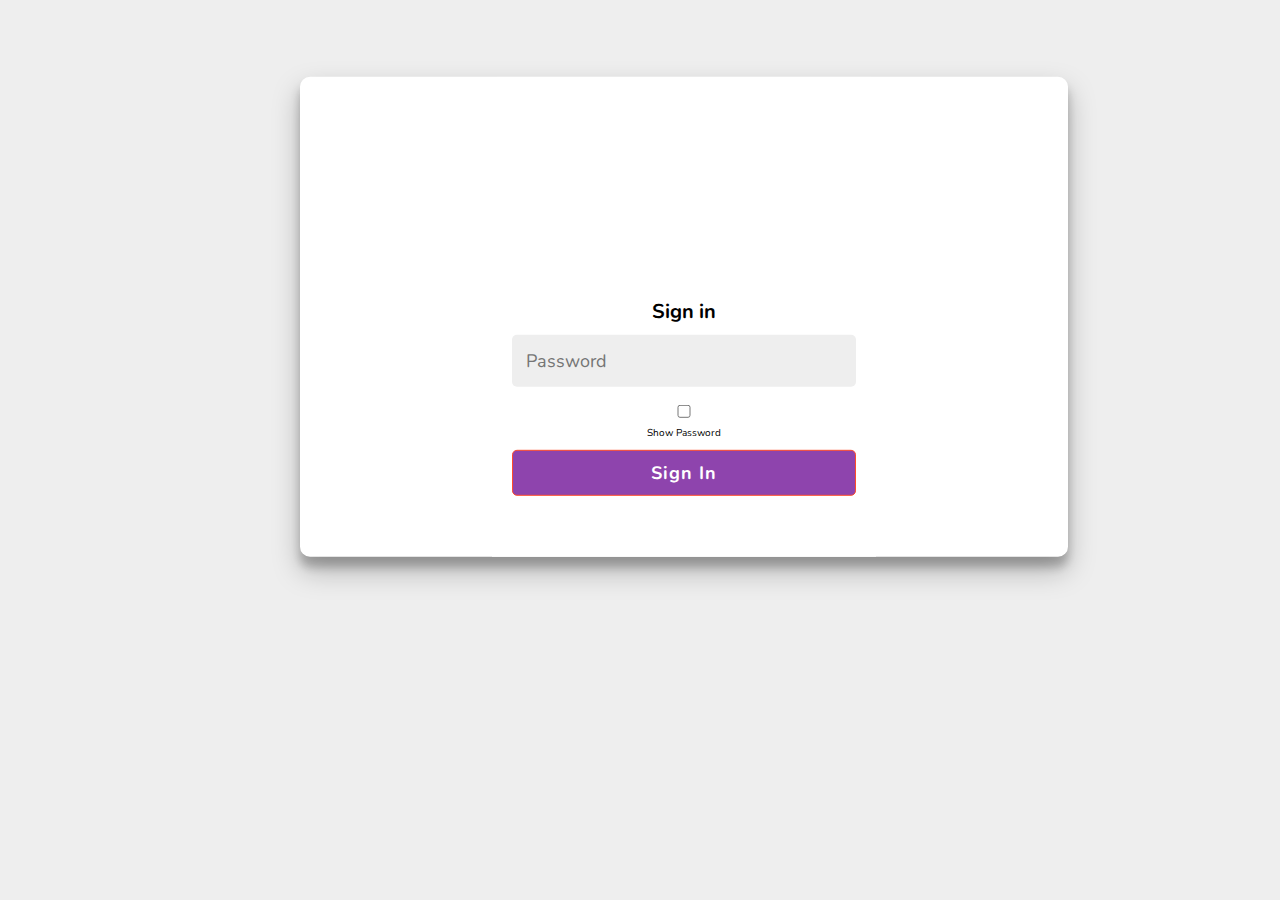
<file: index.html>
<!DOCTYPE html>
<html lang="en">
<head>
   <meta charset="UTF-8">
   <meta name="viewport" content="width=device-width, initial-scale=1.0">
   <title>Document</title>
   <link rel="stylesheet" href="css/style.css">
</head>
<body>
   <div class="container" id="container">
      <div class="form-container sign-up-container">
      </div>
      <div class="form-container sign-in-container">
         <form action="#" method="post" enctype="multipart/form-data" onsubmit="return validateForm()">
            <h1>Sign in</h1>
            <div class="social-container">
               <a href="#" class="social"><i class="fab fa-facebook-f"></i></a>
               <a href="#" class="social"><i class="fab fa-google-plus-g"></i></a>
               <a href="#" class="social"><i class="fab fa-linkedin-in"></i></a>
            </div>
            <input type="password" id="password" placeholder="Password" required maxlength="20" class="box" />
            <input type="checkbox" id="showPassword" onclick="togglePasswordVisibility()"> Show Password
            <button type="button" name="submit" class="btn" onclick="login()">Sign In</button>
            <p id="error-message" style="color: red;"></p>
         </form>
      </div>
   </div>
   <script src="script.js"></script>
</file>
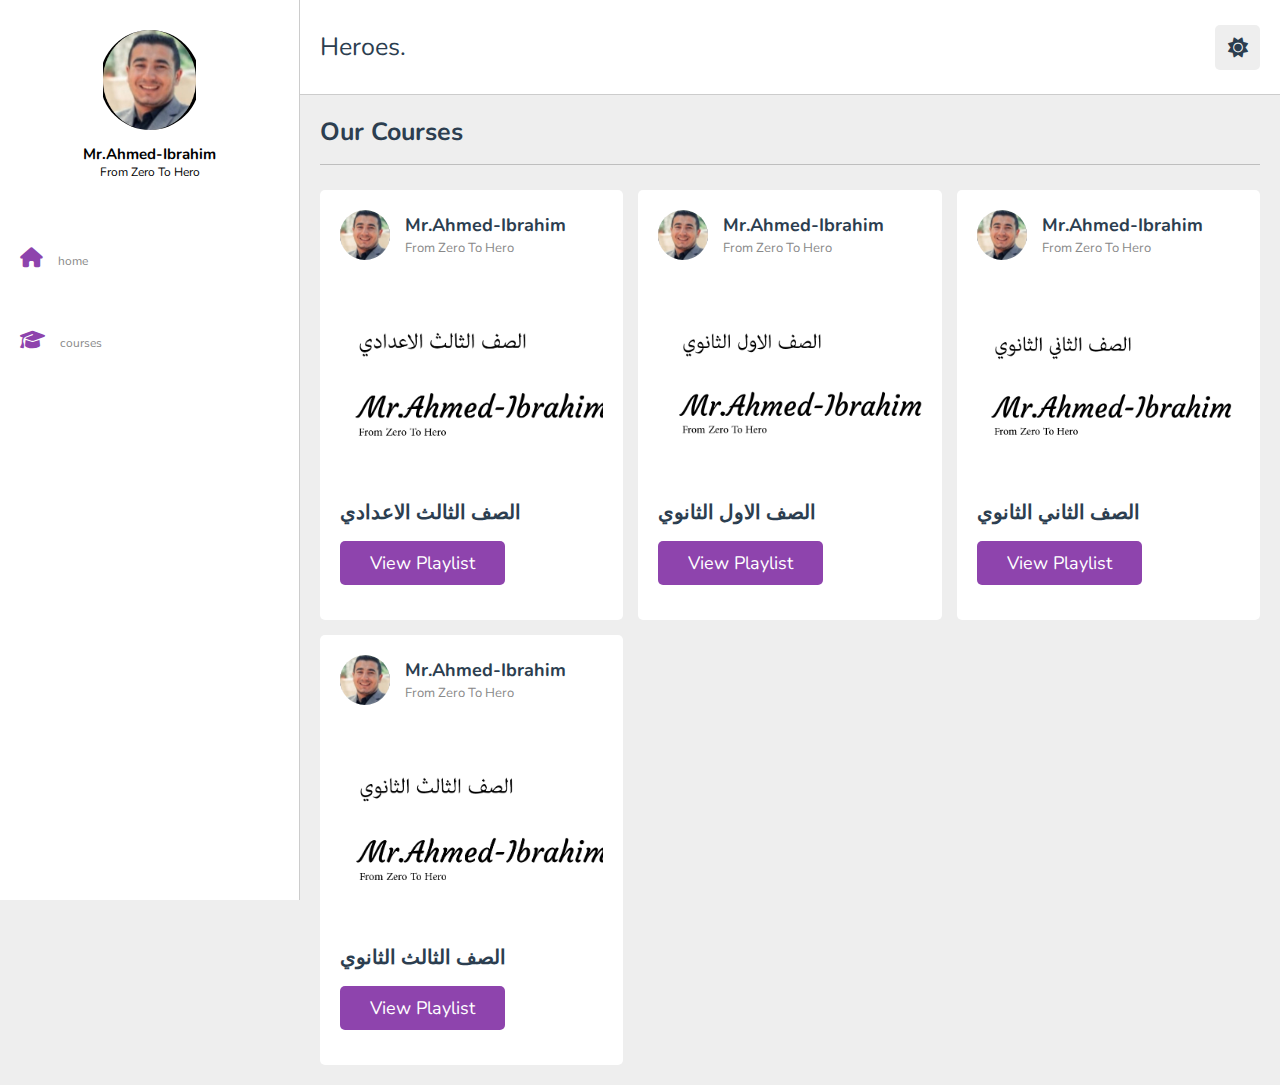
<file: courses.html>
<!DOCTYPE html>
<html lang="en">
<head>
   <meta charset="UTF-8">
   <meta http-equiv="X-UA-Compatible" content="IE=edge">
   <meta name="viewport" content="width=device-width, initial-scale=1.0">
   <title>courses</title>

   <!-- font awesome cdn link  -->
   <link rel="stylesheet" href="https://cdnjs.cloudflare.com/ajax/libs/font-awesome/6.1.2/css/all.min.css">

   <!-- custom css file link  -->
   <link rel="stylesheet" href="css/style.css">

</head>
<body>

<header class="header">
   
   <section class="flex">

      <a href="first_look.html" class="logo">Heroes.</a>


      </form>

      <div class="icons">
         <div id="toggle-btn" class="fas fa-sun"></div>
      </div>

   </section>

</header>   

<div class="side-bar">

   <div id="close-btn">
      <i class="fas fa-times"></i>
   </div>

   <div class="profile">
      <img src="images/Mr.jpg" class="image" alt="">
      <h2>Mr.Ahmed-Ibrahim</h2>
      <span>From Zero To Hero</span>
   </div>

   <nav class="navbar">
      <a href="first_look.html"><i class="fas fa-home"></i><span>home</span></a>
      <a href="courses.html"><i class="fas fa-graduation-cap"></i><span>courses</span></a>
   </nav>

</div>

<section class="courses">

   <h1 class="heading">our courses</h1>

   <div class="box-container">

      <div class="box">
         <div class="tutor">
            <img src="images/Mr.jpg" alt="">
            <div class="info">
               <h3>Mr.Ahmed-Ibrahim</h3>
               <span>From Zero To Hero</span>
            </div>
         </div>
         <div class="thumb">
            <img src="images/3prep.png" alt="">
         </div>
         <h3 class="title">الصف الثالث الاعدادي</h3>
         <a href="playlist.html" class="inline-btn">view playlist</a>
      </div>

      <div class="box">
         <div class="tutor">
            <img src="images/Mr.jpg" alt="">
            <div class="info">
               <h3>Mr.Ahmed-Ibrahim</h3>
               <span>From Zero To Hero</span>
            </div>
         </div>
         <div class="thumb">
            <img src="images/1sec.png" alt="">
         </div>
         <h3 class="title">الصف الاول الثانوي</h3>
         <a href="playlist.html" class="inline-btn">view playlist</a>
      </div>

      <div class="box">
         <div class="tutor">
            <img src="images/Mr.jpg" alt="">
            <div class="info">
               <h3>Mr.Ahmed-Ibrahim</h3>
               <span>From Zero To Hero</span>
            </div>
         </div>
         <div class="thumb">
            <img src="images/2sec.png" alt="">
         </div>
         <h3 class="title">الصف الثاني الثانوي</h3>
         <a href="playlist.html" class="inline-btn">view playlist</a>
      </div>


      <div class="box">
        <div class="tutor">
           <img src="images/Mr.jpg" alt="">
           <div class="info">
              <h3>Mr.Ahmed-Ibrahim</h3>
              <span>From Zero To Hero</span>
           </div>
        </div>
        <div class="thumb">
           <img src="images/3sec.png" alt="">
        </div>
        <h3 class="title">الصف الثالث الثانوي</h3>
        <a href="playlist.html" class="inline-btn">view playlist</a>
     </div>

<script src="script.js"></script>

</body>
</html>
</file>
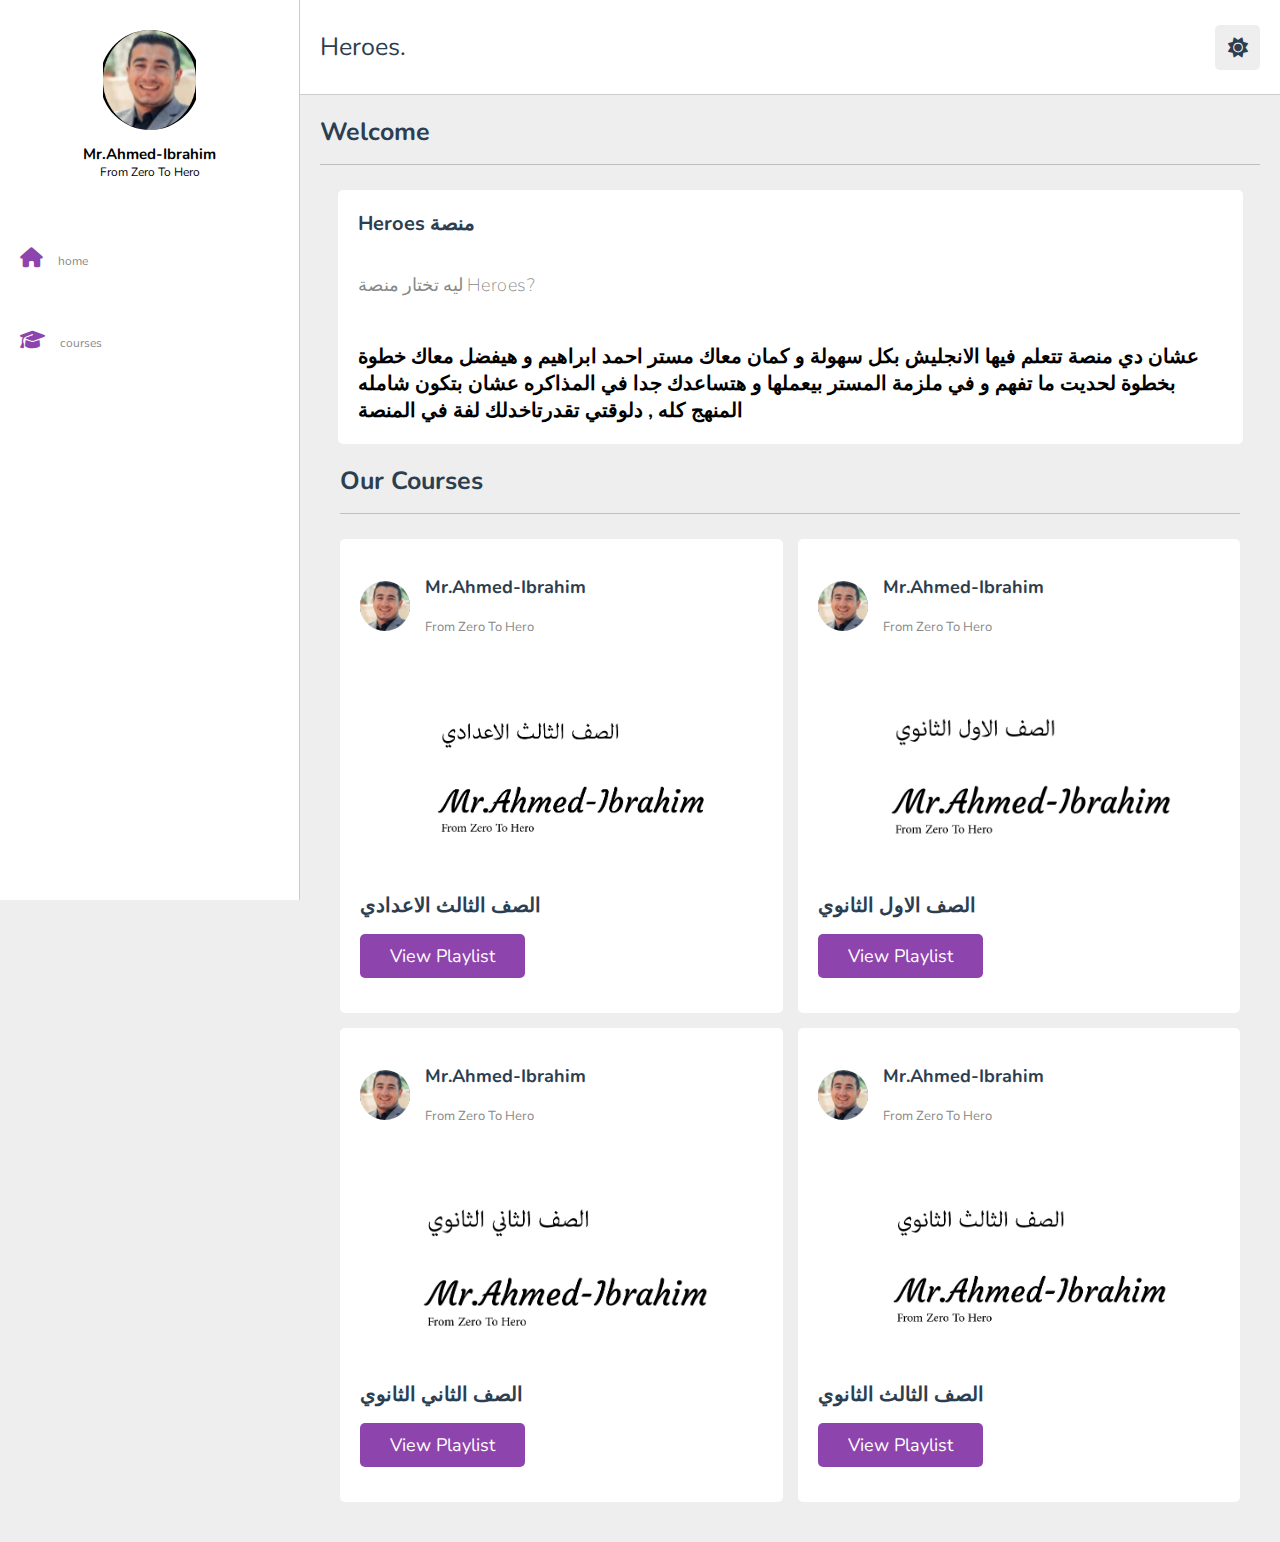
<file: first_look.html>
<!DOCTYPE html>
<html lang="en">
<head>
   <meta charset="UTF-8">
   <meta http-equiv="X-UA-Compatible" content="IE=edge">
   <meta name="viewport" content="width=device-width, initial-scale=1.0">
   <title>home</title>

   <link rel="stylesheet" href="https://cdnjs.cloudflare.com/ajax/libs/font-awesome/6.1.2/css/all.min.css">

   <link rel="stylesheet" href="css/style.css">

</head>
<body>

<header class="header">
   
   <section class="flex">

      <a href="home.html" class="logo">Heroes.</a>

      </form>

      <div class="icons">
         <div id="toggle-btn" class="fas fa-sun"></div>
      </div>

            
         </div>
      </div>
</header>   

<div class="side-bar">

   <div id="close-btn">
      <i class="fas fa-times"></i>
   </div>

   <div class="profile">
      <img src="images/Mr.jpg" class="image" alt="">
      <h2>Mr.Ahmed-Ibrahim</h2>
      <span>From Zero To Hero</span>
   </div>

   <nav class="navbar">
      <a href="first_look.html"><i class="fas fa-home"></i><span>home</span></a>
      <a href="courses.html"><i class="fas fa-graduation-cap"></i><span>courses</span></a>
   </nav>

</div>

<section class="home-grid">

   <h1 class="heading">Welcome</h1>
   <div class="box-container">
       <div class="box">
        <h3 class="title">Heroes منصة </h3>
        <p class="tutor">ليه تختار منصة Heroes?</p>
        <h1>عشان دي منصة تتعلم فيها الانجليش بكل سهولة و كمان معاك مستر احمد ابراهيم و هيفضل معاك خطوة بخطوة لحديت ما تفهم و في ملزمة المستر بيعملها و هتساعدك جدا  في المذاكره عشان بتكون شامله المنهج كله , دلوقتي تقدرتاخدلك لفة في المنصة</h1>
     </div>
</div>

<section class="courses">

   <h1 class="heading">our courses</h1>

   <div class="box-container">

      <div class="box">
         <div class="tutor">
            <img src="images/Mr.jpg" alt="">
            <div class="info">
               <h3>Mr.Ahmed-Ibrahim</h3>
               <span>From Zero To Hero</span>
            </div>
         </div>
         <div class="thumb">
            <img src="images/3prep.png" alt="">
         </div>
         <h3 class="title">الصف الثالث الاعدادي</h3>
         <a href="playlist-3-prep.html" class="inline-btn">view playlist</a>
      </div>

      <div class="box">
         <div class="tutor">
            <img src="images/Mr.jpg" alt="">
            <div class="info">
               <h3>Mr.Ahmed-Ibrahim</h3>
               <span>From Zero To Hero</span>
            </div>
         </div>
         <div class="thumb">
            <img src="images/1sec.png" alt="">
         </div>
         <h3 class="title">الصف الاول الثانوي</h3>
         <a href="playlist-1-sec-.html" class="inline-btn">view playlist</a>
      </div>

      <div class="box">
         <div class="tutor">
            <img src="images/Mr.jpg" alt="">
            <div class="info">
               <h3>Mr.Ahmed-Ibrahim</h3>
               <span>From Zero To Hero</span>
            </div>
         </div>
         <div class="thumb">
            <img src="images/2sec.png" alt="">
         </div>
         <h3 class="title">الصف الثاني الثانوي</h3>
         <a href="playlist-2-sec-.html" class="inline-btn">view playlist</a>
      </div>


      <div class="box">
        <div class="tutor">
           <img src="images/Mr.jpg" alt="">
           <div class="info">
              <h3>Mr.Ahmed-Ibrahim</h3>
              <span>From Zero To Hero</span>
           </div>
        </div>
        <div class="thumb">
           <img src="images/3sec.png" alt="">
        </div>
        <h3 class="title">الصف الثالث الثانوي</h3>
        <a href="playlist-3-sec-.html" class="inline-btn">view playlist</a>
     </div>

</section>
<script src="script.js"></script>

</body>
</html>
</file>
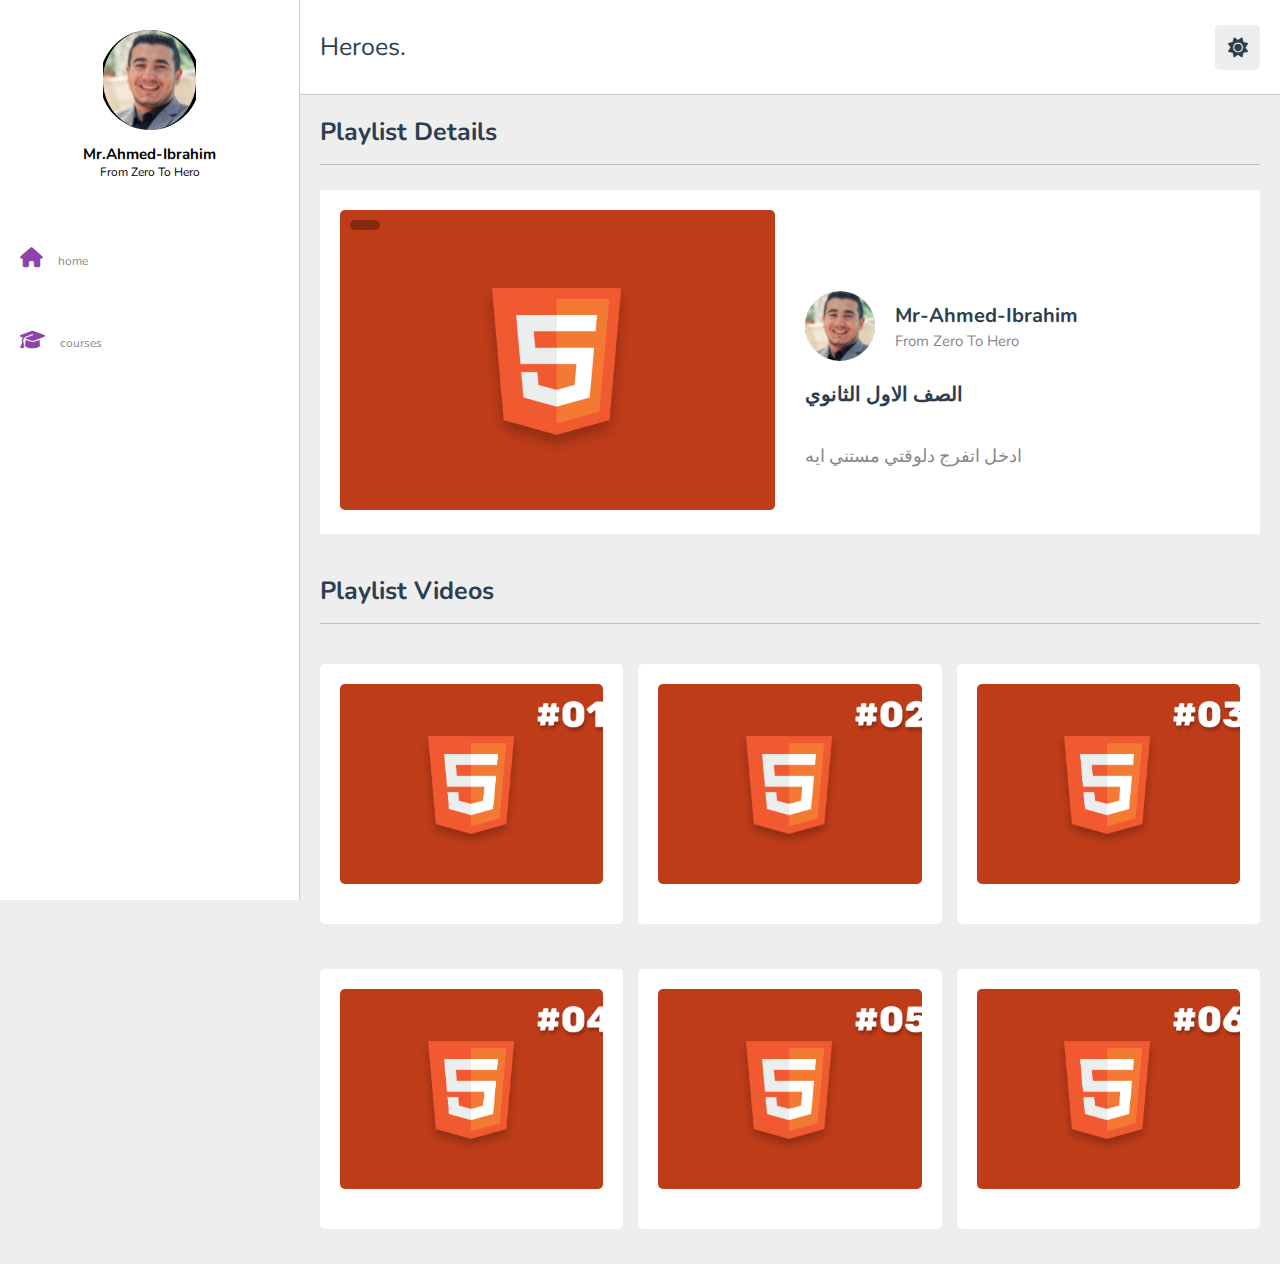
<file: playlist-1-sec-.html>
<!DOCTYPE html>
<html lang="en">
<head>
   <meta charset="UTF-8">
   <meta http-equiv="X-UA-Compatible" content="IE=edge">
   <meta name="viewport" content="width=device-width, initial-scale=1.0">
   <title>video playlist</title>

   <!-- font awesome cdn link  -->
   <link rel="stylesheet" href="https://cdnjs.cloudflare.com/ajax/libs/font-awesome/6.1.2/css/all.min.css">

   <!-- custom css file link  -->
   <link rel="stylesheet" href="css/style.css">

</head>
<body>

<header class="header">
   
   <section class="flex">

      <a href="first_look.html" class="logo">Heroes.</a>
      </form>

      <div class="icons">
         <div id="toggle-btn" class="fas fa-sun"></div>
      </div>

   </section>

</header>   

<div class="side-bar">

   <div id="close-btn">
      <i class="fas fa-times"></i>
   </div>

   <div class="profile">
      <img src="images/Mr.jpg" class="image" alt="">
      <h2>Mr.Ahmed-Ibrahim</h2>
      <span>From Zero To Hero</span>
   </div>

   <nav class="navbar">
      <a href="first_look.html"><i class="fas fa-home"></i><span>home</span></a>
      <a href="courses.html"><i class="fas fa-graduation-cap"></i><span>courses</span></a>
   </nav>

</div>

<section class="playlist-details">

   <h1 class="heading">playlist details</h1>

   <div class="row">

      <div class="column">

         </form>
   
         <div class="thumb">
            <img src="images/thumb-1.png" alt="">
            <span></span>
         </div>
      </div>
      <div class="column">
         <div class="tutor">
            <img src="images/Mr.jpg" alt="">
            <div>
               <h3>Mr-Ahmed-Ibrahim</h3>
               <span>From Zero To Hero</span>
            </div>
         </div>
   
         <div class="details">
            <h3>الصف الاول الثانوي</h3>
            <p>ادخل اتفرج دلوقتي مستني ايه</p>
         </div>
      </div>
   </div>

</section>

<section class="playlist-videos">

   <h1 class="heading">playlist videos</h1>

   <div class="box-container">

      <a class="box" href="watch-video.html">
         <i class="fas fa-play"></i>
         <img src="images/post-1-1.png" alt="">
         <h3></h3>
      </a>

      <a class="box" href="watch-video.html">
         <i class="fas fa-play"></i>
         <img src="images/post-1-2.png" alt="">
         <h3></h3>
      </a>

      <a class="box" href="watch-video.html">
         <i class="fas fa-play"></i>
         <img src="images/post-1-3.png" alt="">
         <h3></h3>
      </a>

      <a class="box" href="watch-video.html">
         <i class="fas fa-play"></i>
         <img src="images/post-1-4.png" alt="">
         <h3></h3>
      </a>

      <a class="box" href="watch-video.html">
         <i class="fas fa-play"></i>
         <img src="images/post-1-5.png" alt="">
         <h3></h3>
      </a>

      <a class="box" href="watch-video.html">
         <i class="fas fa-play"></i>
         <img src="images/post-1-6.png" alt="">
         <h3></h3>
      </a>

   </div>

<script src="script.js"></script>

   
</body>
</html>
</file>
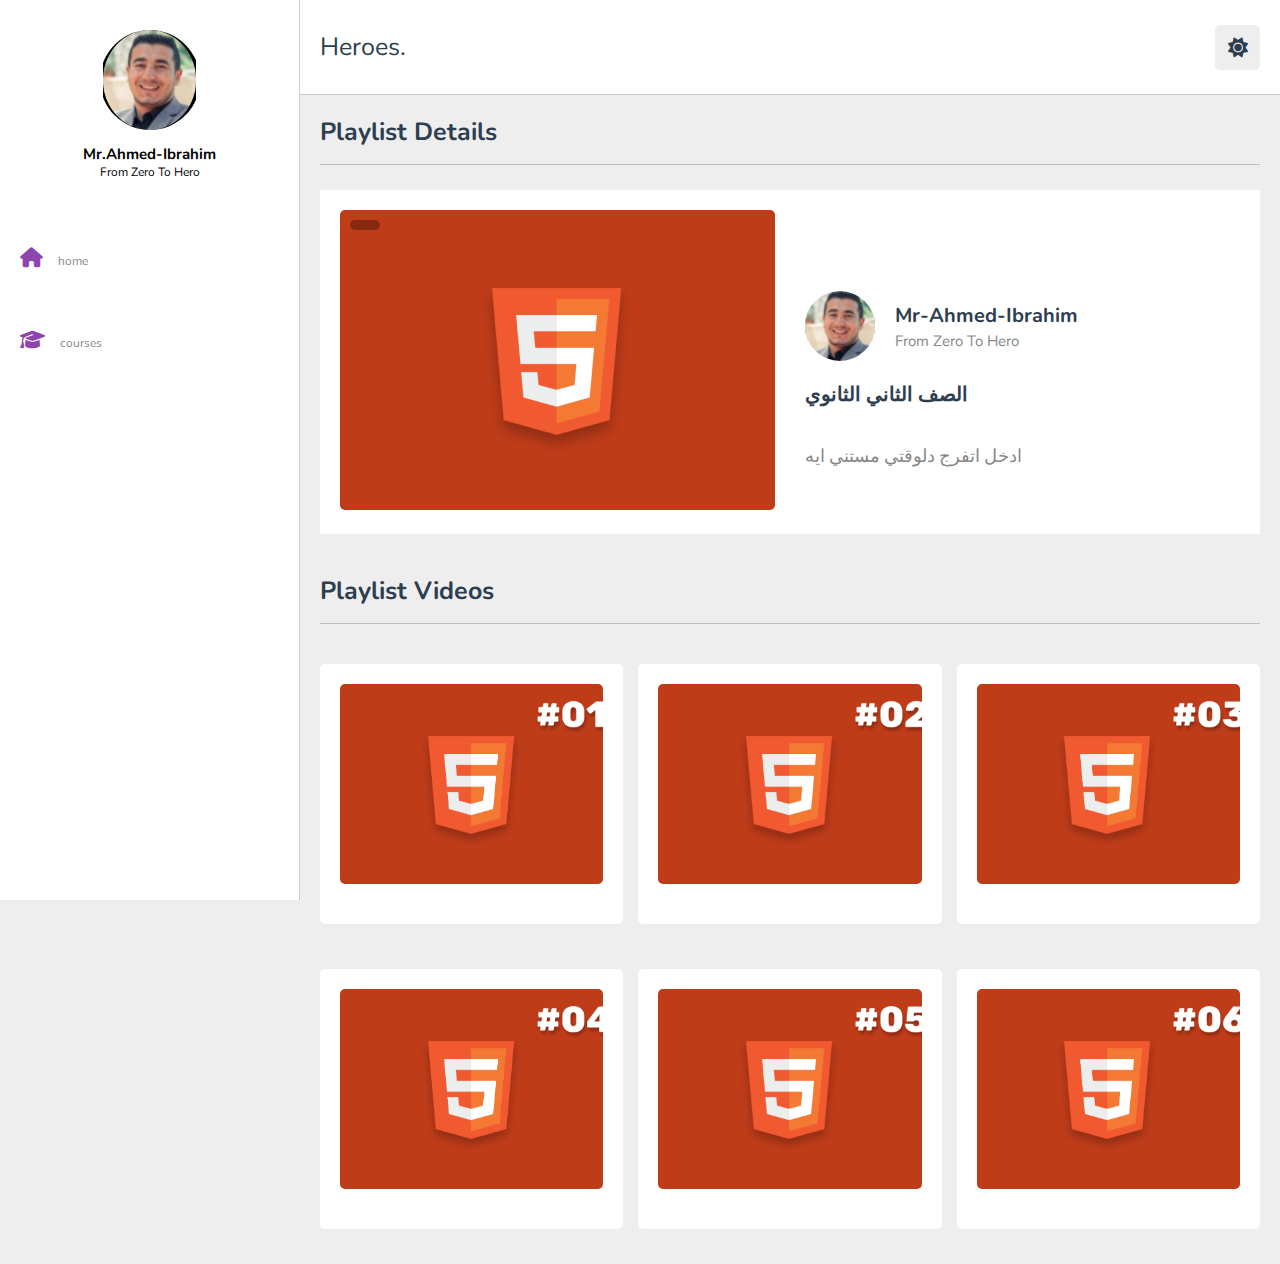
<file: playlist-2-sec-.html>
<!DOCTYPE html>
<html lang="en">
<head>
   <meta charset="UTF-8">
   <meta http-equiv="X-UA-Compatible" content="IE=edge">
   <meta name="viewport" content="width=device-width, initial-scale=1.0">
   <title>video playlist</title>

   <!-- font awesome cdn link  -->
   <link rel="stylesheet" href="https://cdnjs.cloudflare.com/ajax/libs/font-awesome/6.1.2/css/all.min.css">

   <!-- custom css file link  -->
   <link rel="stylesheet" href="css/style.css">

</head>
<body>

<header class="header">
   
   <section class="flex">

      <a href="first_look.html" class="logo">Heroes.</a>
      </form>

      <div class="icons">
         <div id="toggle-btn" class="fas fa-sun"></div>
      </div>

   </section>

</header>   

<div class="side-bar">

   <div id="close-btn">
      <i class="fas fa-times"></i>
   </div>

   <div class="profile">
      <img src="images/Mr.jpg" class="image" alt="">
      <h2>Mr.Ahmed-Ibrahim</h2>
      <span>From Zero To Hero</span>
   </div>

   <nav class="navbar">
      <a href="first_look.html"><i class="fas fa-home"></i><span>home</span></a>
      <a href="courses.html"><i class="fas fa-graduation-cap"></i><span>courses</span></a>
   </nav>

</div>

<section class="playlist-details">

   <h1 class="heading">playlist details</h1>

   <div class="row">

      <div class="column">

         </form>
   
         <div class="thumb">
            <img src="images/thumb-1.png" alt="">
            <span></span>
         </div>
      </div>
      <div class="column">
         <div class="tutor">
            <img src="images/Mr.jpg" alt="">
            <div>
               <h3>Mr-Ahmed-Ibrahim</h3>
               <span>From Zero To Hero</span>
            </div>
         </div>
   
         <div class="details">
            <h3>الصف الثاني الثانوي</h3>
            <p>ادخل اتفرج دلوقتي مستني ايه</p>
         </div>
      </div>
   </div>

</section>

<section class="playlist-videos">

   <h1 class="heading">playlist videos</h1>

   <div class="box-container">

      <a class="box" href="watch-video.html">
         <i class="fas fa-play"></i>
         <img src="images/post-1-1.png" alt="">
         <h3></h3>
      </a>

      <a class="box" href="watch-video.html">
         <i class="fas fa-play"></i>
         <img src="images/post-1-2.png" alt="">
         <h3></h3>
      </a>

      <a class="box" href="watch-video.html">
         <i class="fas fa-play"></i>
         <img src="images/post-1-3.png" alt="">
         <h3></h3>
      </a>

      <a class="box" href="watch-video.html">
         <i class="fas fa-play"></i>
         <img src="images/post-1-4.png" alt="">
         <h3></h3>
      </a>

      <a class="box" href="watch-video.html">
         <i class="fas fa-play"></i>
         <img src="images/post-1-5.png" alt="">
         <h3></h3>
      </a>

      <a class="box" href="watch-video.html">
         <i class="fas fa-play"></i>
         <img src="images/post-1-6.png" alt="">
         <h3></h3>
      </a>

   </div>

<script src="script.js"></script>

   
</body>
</html>
</file>
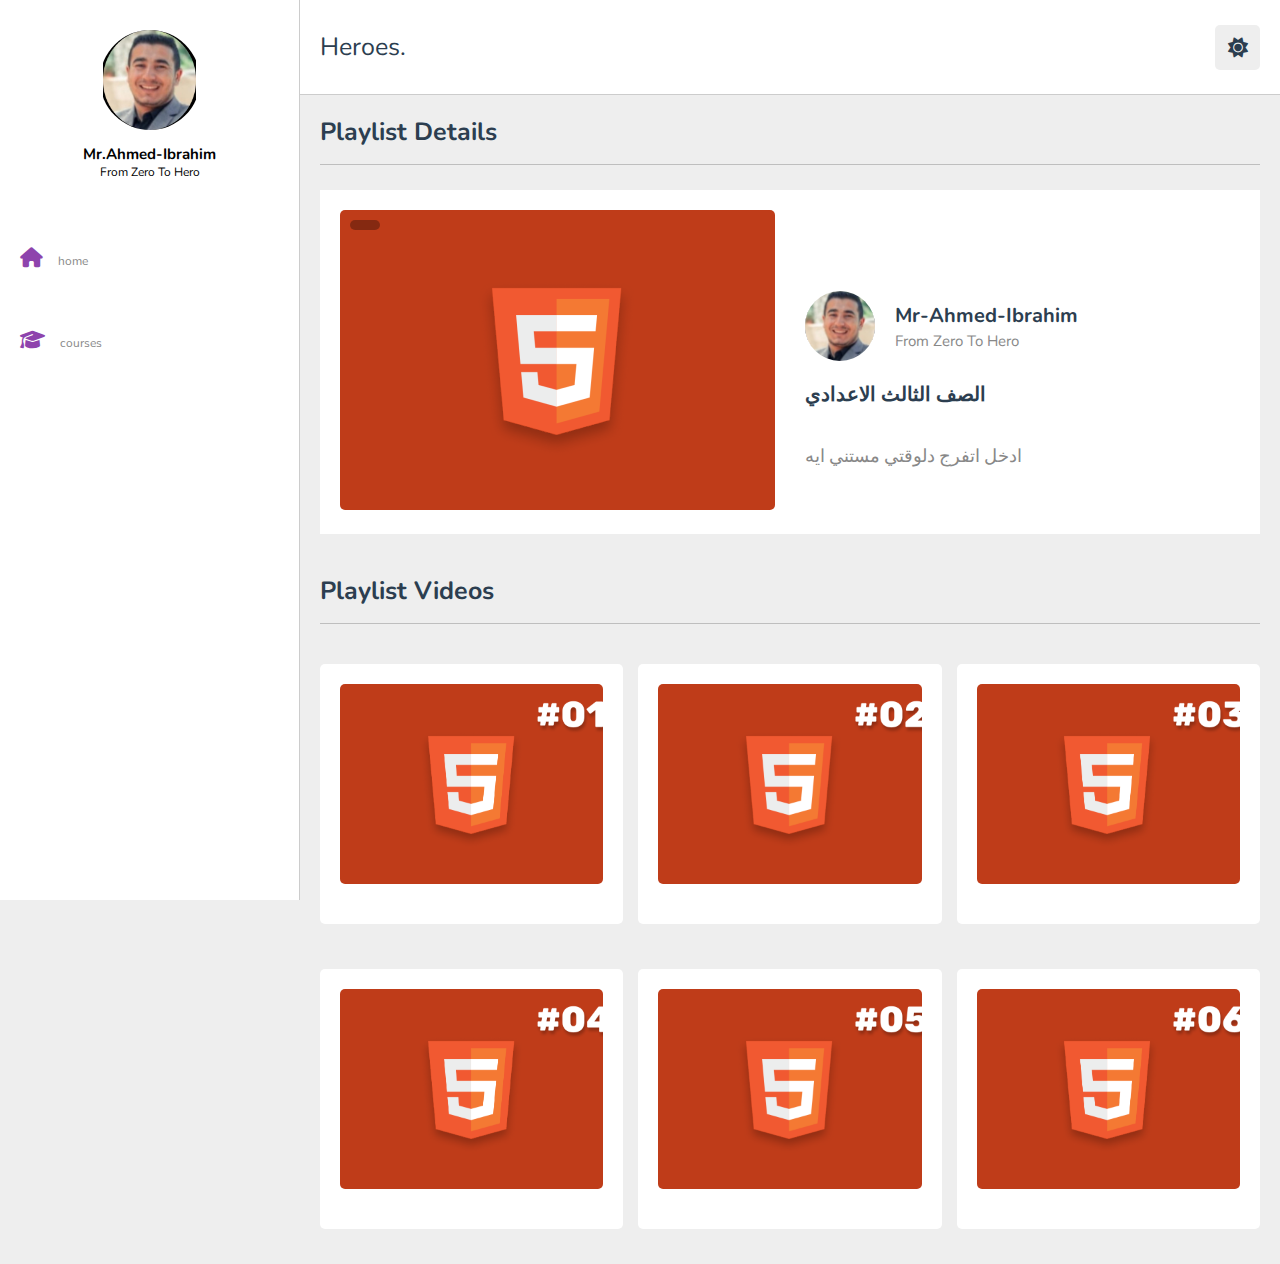
<file: playlist-3-prep.html>
<!DOCTYPE html>
<html lang="en">
<head>
   <meta charset="UTF-8">
   <meta http-equiv="X-UA-Compatible" content="IE=edge">
   <meta name="viewport" content="width=device-width, initial-scale=1.0">
   <title>video playlist</title>

   <!-- font awesome cdn link  -->
   <link rel="stylesheet" href="https://cdnjs.cloudflare.com/ajax/libs/font-awesome/6.1.2/css/all.min.css">

   <!-- custom css file link  -->
   <link rel="stylesheet" href="css/style.css">

</head>
<body>

<header class="header">
   
   <section class="flex">

      <a href="first_look.html" class="logo">Heroes.</a>
      </form>

      <div class="icons">
         <div id="toggle-btn" class="fas fa-sun"></div>
      </div>

   </section>

</header>   

<div class="side-bar">

   <div id="close-btn">
      <i class="fas fa-times"></i>
   </div>

   <div class="profile">
      <img src="images/Mr.jpg" class="image" alt="">
      <h2>Mr.Ahmed-Ibrahim</h2>
      <span>From Zero To Hero</span>
   </div>

   <nav class="navbar">
      <a href="first_look.html"><i class="fas fa-home"></i><span>home</span></a>
      <a href="courses.html"><i class="fas fa-graduation-cap"></i><span>courses</span></a>
   </nav>

</div>

<section class="playlist-details">

   <h1 class="heading">playlist details</h1>

   <div class="row">

      <div class="column">

         </form>
   
         <div class="thumb">
            <img src="images/thumb-1.png" alt="">
            <span></span>
         </div>
      </div>
      <div class="column">
         <div class="tutor">
            <img src="images/Mr.jpg" alt="">
            <div>
               <h3>Mr-Ahmed-Ibrahim</h3>
               <span>From Zero To Hero</span>
            </div>
         </div>
   
         <div class="details">
            <h3>الصف الثالث الاعدادي</h3>
            <p>ادخل اتفرج دلوقتي مستني ايه</p>
         </div>
      </div>
   </div>

</section>

<section class="playlist-videos">

   <h1 class="heading">playlist videos</h1>

   <div class="box-container">

      <a class="box" href="watch-video.html">
         <i class="fas fa-play"></i>
         <img src="images/post-1-1.png" alt="">
         <h3></h3>
      </a>

      <a class="box" href="watch-video.html">
         <i class="fas fa-play"></i>
         <img src="images/post-1-2.png" alt="">
         <h3></h3>
      </a>

      <a class="box" href="watch-video.html">
         <i class="fas fa-play"></i>
         <img src="images/post-1-3.png" alt="">
         <h3></h3>
      </a>

      <a class="box" href="watch-video.html">
         <i class="fas fa-play"></i>
         <img src="images/post-1-4.png" alt="">
         <h3></h3>
      </a>

      <a class="box" href="watch-video.html">
         <i class="fas fa-play"></i>
         <img src="images/post-1-5.png" alt="">
         <h3></h3>
      </a>

      <a class="box" href="watch-video.html">
         <i class="fas fa-play"></i>
         <img src="images/post-1-6.png" alt="">
         <h3></h3>
      </a>

   </div>
<script src="script.js"></script>

   
</body>
</html>
</file>
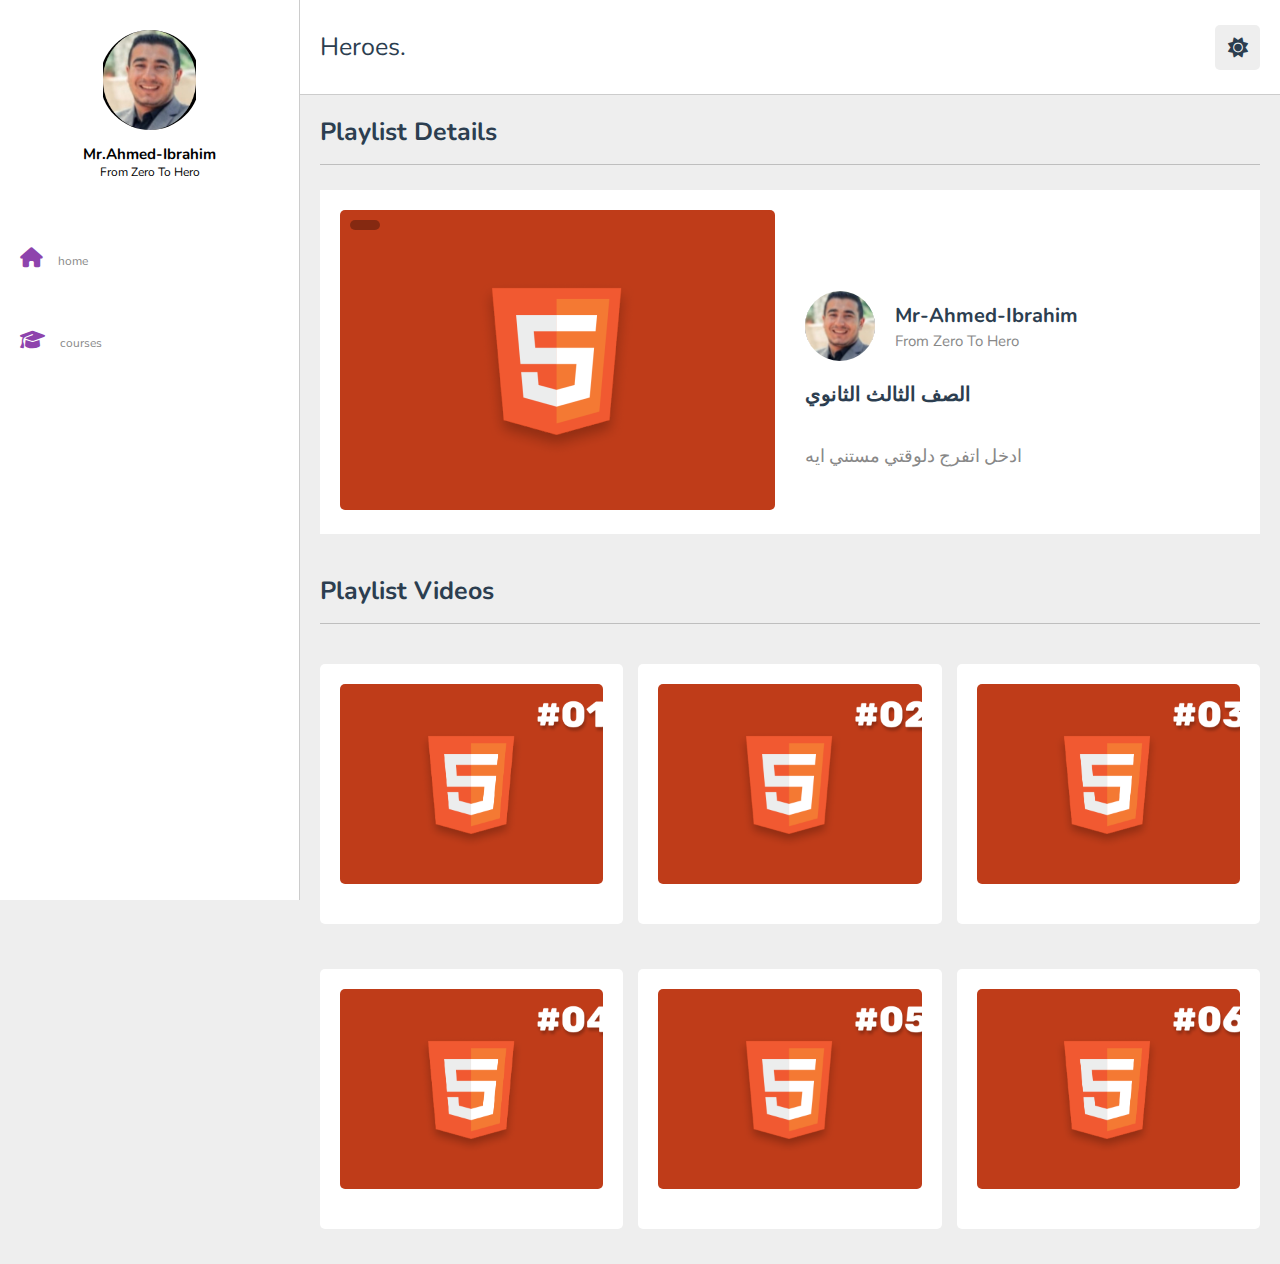
<file: playlist-3-sec-.html>
<!DOCTYPE html>
<html lang="en">
<head>
   <meta charset="UTF-8">
   <meta http-equiv="X-UA-Compatible" content="IE=edge">
   <meta name="viewport" content="width=device-width, initial-scale=1.0">
   <title>video playlist</title>

   <!-- font awesome cdn link  -->
   <link rel="stylesheet" href="https://cdnjs.cloudflare.com/ajax/libs/font-awesome/6.1.2/css/all.min.css">

   <!-- custom css file link  -->
   <link rel="stylesheet" href="css/style.css">

</head>
<body>

<header class="header">
   
   <section class="flex">

      <a href="first_look.html" class="logo">Heroes.</a>
      </form>

      <div class="icons">
         <div id="toggle-btn" class="fas fa-sun"></div>
      </div>

   </section>

</header>   

<div class="side-bar">

   <div id="close-btn">
      <i class="fas fa-times"></i>
   </div>

   <div class="profile">
      <img src="images/Mr.jpg" class="image" alt="">
      <h2>Mr.Ahmed-Ibrahim</h2>
      <span>From Zero To Hero</span>
   </div>

   <nav class="navbar">
      <a href="first_look.html"><i class="fas fa-home"></i><span>home</span></a>
      <a href="courses.html"><i class="fas fa-graduation-cap"></i><span>courses</span></a>
   </nav>

</div>

<section class="playlist-details">

   <h1 class="heading">playlist details</h1>

   <div class="row">

      <div class="column">

         </form>
   
         <div class="thumb">
            <img src="images/thumb-1.png" alt="">
            <span></span>
         </div>
      </div>
      <div class="column">
         <div class="tutor">
            <img src="images/Mr.jpg" alt="">
            <div>
               <h3>Mr-Ahmed-Ibrahim</h3>
               <span>From Zero To Hero</span>
            </div>
         </div>
   
         <div class="details">
            <h3>الصف الثالث الثانوي</h3>
            <p>ادخل اتفرج دلوقتي مستني ايه</p>
         </div>
      </div>
   </div>

</section>

<section class="playlist-videos">

   <h1 class="heading">playlist videos</h1>

   <div class="box-container">

      <a class="box" href="watch-video.html">
         <i class="fas fa-play"></i>
         <img src="images/post-1-1.png" alt="">
         <h3></h3>
      </a>

      <a class="box" href="watch-video.html">
         <i class="fas fa-play"></i>
         <img src="images/post-1-2.png" alt="">
         <h3></h3>
      </a>

      <a class="box" href="watch-video.html">
         <i class="fas fa-play"></i>
         <img src="images/post-1-3.png" alt="">
         <h3></h3>
      </a>

      <a class="box" href="watch-video.html">
         <i class="fas fa-play"></i>
         <img src="images/post-1-4.png" alt="">
         <h3></h3>
      </a>

      <a class="box" href="watch-video.html">
         <i class="fas fa-play"></i>
         <img src="images/post-1-5.png" alt="">
         <h3></h3>
      </a>

      <a class="box" href="watch-video.html">
         <i class="fas fa-play"></i>
         <img src="images/post-1-6.png" alt="">
         <h3></h3>
      </a>

   </div>

<script src="script.js"></script>

   
</body>
</html>
</file>
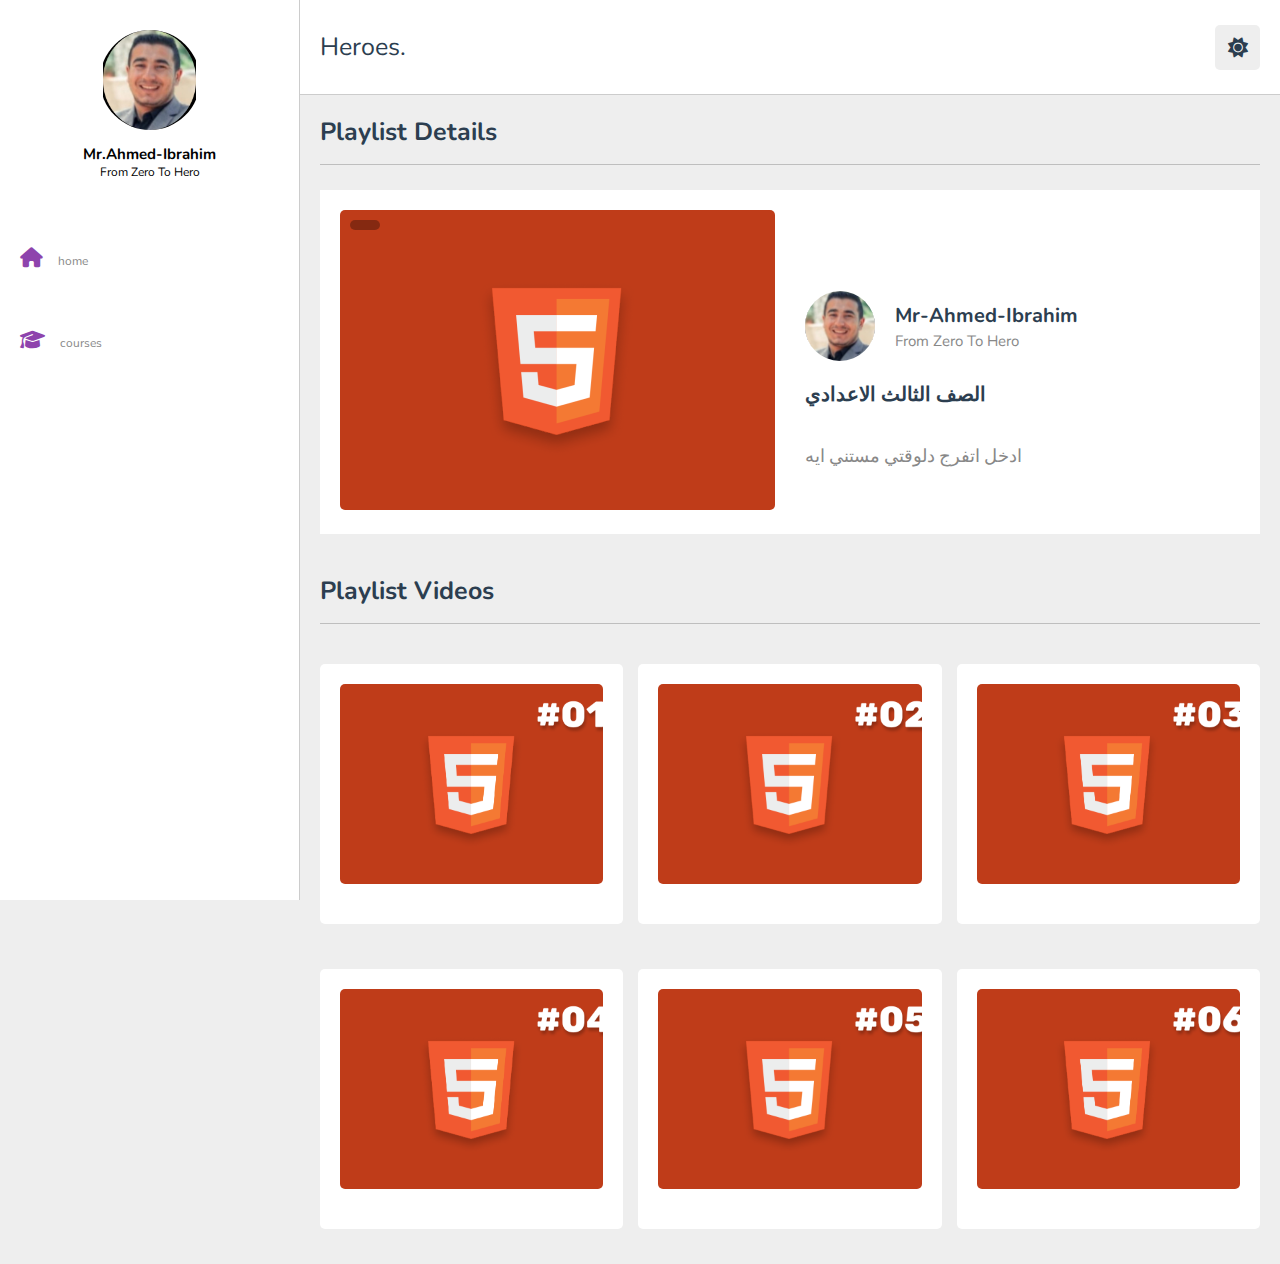
<file: playlist.html>
<!DOCTYPE html>
<html lang="en">
<head>
   <meta charset="UTF-8">
   <meta http-equiv="X-UA-Compatible" content="IE=edge">
   <meta name="viewport" content="width=device-width, initial-scale=1.0">
   <title>video playlist</title>

   <!-- font awesome cdn link  -->
   <link rel="stylesheet" href="https://cdnjs.cloudflare.com/ajax/libs/font-awesome/6.1.2/css/all.min.css">

   <!-- custom css file link  -->
   <link rel="stylesheet" href="css/style.css">

</head>
<body>

<header class="header">
   
   <section class="flex">

      <a href="first_look.html" class="logo">Heroes.</a>
      </form>

      <div class="icons">
         <div id="toggle-btn" class="fas fa-sun"></div>
      </div>

   </section>

</header>   

<div class="side-bar">

   <div id="close-btn">
      <i class="fas fa-times"></i>
   </div>

   <div class="profile">
      <img src="images/Mr.jpg" class="image" alt="">
      <h2>Mr.Ahmed-Ibrahim</h2>
      <span>From Zero To Hero</span>
   </div>

   <nav class="navbar">
      <a href="first_look.html"><i class="fas fa-home"></i><span>home</span></a>
      <a href="courses.html"><i class="fas fa-graduation-cap"></i><span>courses</span></a>
   </nav>

</div>

<section class="playlist-details">

   <h1 class="heading">playlist details</h1>

   <div class="row">

      <div class="column">

         </form>
   
         <div class="thumb">
            <img src="images/thumb-1.png" alt="">
            <span></span>
         </div>
      </div>
      <div class="column">
         <div class="tutor">
            <img src="images/Mr.jpg" alt="">
            <div>
               <h3>Mr-Ahmed-Ibrahim</h3>
               <span>From Zero To Hero</span>
            </div>
         </div>
   
         <div class="details">
            <h3>الصف الثالث الاعدادي</h3>
            <p>ادخل اتفرج دلوقتي مستني ايه</p>
         </div>
      </div>
   </div>

</section>

<section class="playlist-videos">

   <h1 class="heading">playlist videos</h1>

   <div class="box-container">

      <a class="box" href="watch-video.html">
         <i class="fas fa-play"></i>
         <img src="images/post-1-1.png" alt="">
         <h3></h3>
      </a>

      <a class="box" href="watch-video.html">
         <i class="fas fa-play"></i>
         <img src="images/post-1-2.png" alt="">
         <h3></h3>
      </a>

      <a class="box" href="watch-video.html">
         <i class="fas fa-play"></i>
         <img src="images/post-1-3.png" alt="">
         <h3></h3>
      </a>

      <a class="box" href="watch-video.html">
         <i class="fas fa-play"></i>
         <img src="images/post-1-4.png" alt="">
         <h3></h3>
      </a>

      <a class="box" href="watch-video.html">
         <i class="fas fa-play"></i>
         <img src="images/post-1-5.png" alt="">
         <h3></h3>
      </a>

      <a class="box" href="watch-video.html">
         <i class="fas fa-play"></i>
         <img src="images/post-1-6.png" alt="">
         <h3></h3>
      </a>

   </div>
   
<script src="script.js"></script>

</body>
</html>
</file>
<file: css/style.css>
@import url('https://fonts.googleapis.com/css2?family=Nunito:wght@200;300;400;500;600;700&display=swap');

:root{
   --main-color:#8e44ad;
   --red:#e74c3c;
   --orange:#f39c12;
   --light-color:#888;
   --light-bg:#eee;
   --black:#2c3e50;
   --white:#fff;
   --border:.1rem solid rgba(0,0,0,.2);
}

*{
   font-family: 'Nunito', sans-serif;
   margin:0; padding:0;
   box-sizing: border-box;
   outline: none; border:none;
   text-decoration: none;
}

*::selection{
   background-color: var(--main-color);
   color:#fff;
}

html{
   font-size: 62.5%;
   overflow-x: hidden;
}

html::-webkit-scrollbar{
   width: 1rem;
   height: .5rem;
}

html::-webkit-scrollbar-track{
   background-color: transparent;
}

html::-webkit-scrollbar-thumb{
   background-color: var(--main-color);
}

body{
   background-color: var(--light-bg);
   padding-left: 30rem;
}

body.dark{
   --light-color:#aaa;
   --light-bg:#333;
   --black:#fff;
   --white:#222;
   --border:.1rem solid rgba(255,255,255,.2);
}

body.active{
   padding-left: 0;
}

section{
   padding:2rem;
   margin: 0 auto;
   max-width: 1200px;
}

.heading{
   font-size: 2.5rem;
   color:var(--black);
   margin-bottom: 2.5rem;
   border-bottom: var(--border);
   padding-bottom: 1.5rem;
   text-transform: capitalize;
}

.inline-btn,
.inline-option-btn,
.inline-delete-btn,
.btn,
.delete-btn,
.option-btn{
   border-radius: .5rem;
   color:#fff;
   font-size: 1.8rem;
   cursor: pointer;
   text-transform: capitalize;
   padding:1rem 3rem;
   text-align: center;
   margin-top: 1rem;
}

.btn,
.delete-btn,
.option-btn{
   display: block;
   width: 100%;
}

.inline-btn,
.inline-option-btn,
.inline-delete-btn{
   display: inline-block;
}

.btn,
.inline-btn{
   background-color: var(--main-color);
}

.option-btn,
.inline-option-btn{
   background-color:var(--orange);
}

.delete-btn,
.inline-delete-btn{
   background-color: var(--red);
}

.inline-btn:hover,
.inline-option-btn:hover,
.inline-delete-btn:hover,
.btn:hover,
.delete-btn:hover,
.option-btn:hover{
   background-color: var(--black);
   color: var(--white);
}

.flex-btn{
   display: flex;
   gap: 1rem;
}

.header{
   position: sticky;
   top:0; left:0; right: 0;
   background-color: var(--white);
   z-index: 1000;
   border-bottom: var(--border);
}

.header .flex{
   display: flex;
   align-items: center;
   justify-content: space-between;
   position: relative;
   padding: 1.5rem 2rem;
}

.header .flex .logo{
   font-size: 2.5rem;
   color: var(--black);
}

.header .flex .search-form{
   width: 50rem;
   border-radius: .5rem;
   background-color: var(--light-bg);
   padding:1.5rem 2rem;
   display: flex;
   gap:2rem;

}

.header .flex .search-form input{
   width: 100%;
   font-size: 1.8rem;
   color:var(--black);
   background:none;
}

.header .flex .search-form button{
   background:none;
   font-size: 2rem;
   cursor: pointer;
   color:var(--black);
}

.header .flex .search-form button:hover{
   color: var(--main-color);
}

.header .flex .icons div{
   font-size: 2rem;
   color:var(--black);
   background-color: var(--light-bg);
   border-radius: .5rem;
   height: 4.5rem;
   width: 4.5rem;
   line-height: 4.5rem;
   cursor: pointer;
   text-align: center;
   margin-left: .7rem;
}

.header .flex .icons div:hover{
   background-color: var(--black);
   color:var(--white);
}

.header .flex .profile{
   position: absolute;
   top:120%; right: 2rem;
   background-color: var(--white);
   border-radius: .5rem;
   padding: 1.5rem;
   text-align: center;
   overflow: hidden;
   transform-origin: top right;
   transform: scale(0);
   transition: .2s linear;
   width: 30rem;
}

.header .flex .profile.active{
   transform: scale(1);
}

.header .flex .profile .image{
   height: 10rem;
   width: 10rem;
   border-radius: 50%;
   object-fit: contain;
   margin-bottom: 1rem;
}

.header .flex .profile .name{
   font-size: 2rem;
   color:var(--black);
   overflow: hidden;
   text-overflow: ellipsis;
   white-space: nowrap;
}

.header .flex .profile .role{
   font-size: 1.8rem;
   color: var(--light-color);
}

#search-btn{
   display: none;
}

.side-bar{
   position: fixed;
   top: 0; left: 0;
   width: 30rem;
   background-color: var(--white);
   height: 100vh;
   border-right: var(--border);
   z-index: 1200;
}

.side-bar #close-btn{
   text-align: right;
   padding: 2rem;
   display: none;
}

.side-bar #close-btn i{
   text-align: right;
   font-size: 2.5rem;
   background:var(--red);
   border-radius: .5rem;
   color:var(--white);
   cursor: pointer;
   height: 4.5rem;
   width: 4.5rem;
   line-height: 4.5rem;
   text-align: center;
}

.side-bar #close-btn i:hover{
   background-color: var(--black);
}

.side-bar .profile{
   padding:3rem 2rem;
   text-align: center;
}

.side-bar .profile .image{
   height: 10rem;
   width: 10rem;
   border-radius: 50%;
   object-fit: contain;
   margin-bottom: 1rem;
}

.side-bar .profile .name{
   font-size: 2rem;
   color:var(--black);
   overflow: hidden;
   text-overflow: ellipsis;
   white-space: nowrap;
}

.side-bar .profile .role{
   font-size: 1.8rem;
   color: var(--light-color);
}

.side-bar .navbar a{
   display: block;
   padding: 2rem;
   font-size: 2rem;
}

.side-bar .navbar a i{
   margin-right: 1.5rem;
   color:var(--main-color);
   transition: .2s linear;
}

.side-bar .navbar a span{
   color:var(--light-color);
}

.side-bar .navbar a:hover{
   background-color: var(--light-bg);
}

.side-bar .navbar a:hover i{
   margin-right: 2.5rem;
}

.side-bar.active{
   left: -30rem;
}

.home-grid .box-container{
   display: grid;
   grid-template-columns: repeat(auto-fit, 90.5rem);
   gap:1.5rem;
   justify-content: center;
   align-items: flex-start;
}

.home-grid .box-container .box{
   background-color: var(--white);
   border-radius: .5rem;
   padding:2rem;
}

.home-grid .box-container .box .title{
   font-size: 2rem;
   color: var(--black);
   text-transform: capitalize;
}

.home-grid .box-container .box .flex{
   display: flex;
   flex-wrap: wrap;
   gap: 1.5rem;
   margin-top: 2rem;
}

.home-grid .box-container .flex a{
   background-color: var(--light-bg);
   border-radius: .5rem;
   padding: 1rem 1.5rem;
   font-size: 1.5rem;
}

.home-grid .box-container .flex a i{
   margin-right: 1rem;
   color:var(--black);
}

.home-grid .box-container .flex a span{
   color:var(--light-color);
}

.home-grid .box-container .flex a:hover{
   background-color: var(--black);
}

.home-grid .box-container .flex a:hover span{
   color:var(--white);
}

.home-grid .box-container .flex a:hover i{
   color:var(--white);
}

.home-grid .box-container .tutor{
   padding: 1rem 0;
   font-size: 1.8rem;
   color:var(--light-color);
   line-height: 2;
}

.home-grid .box-container .likes{
   color:var(--light-color);
   font-size: 1.7rem;
   margin-top: 1.5rem;
}

.home-grid .box-container .likes span{
   color:var(--main-color);
}

.courses .box-container{
   display: grid;
   grid-template-columns: repeat(auto-fit, minmax(30rem, 1fr));
   gap:1.5rem;
   justify-content: center;
   align-items: flex-start;
}

.courses .box-container .box{
   border-radius: .5rem;
   background-color: var(--white);
   padding: 2rem;
}

.courses .box-container .box .tutor{
   display: flex;
   align-items: center;
   gap: 1.5rem;
   margin-bottom: 2.5rem;
}

.courses .box-container .box .tutor img{
   height: 5rem;
   width: 5rem;
   border-radius: 50%;
   object-fit: cover;
}

.courses .box-container .box .tutor h3{
   font-size: 1.8rem;
   color: var(--black);
   margin-bottom: .2rem;
}

.courses .box-container .box .tutor span{
   font-size: 1.3rem;
   color:var(--light-color);
}

.courses .box-container .box .thumb{
   position: relative;
}

.courses .box-container .box .thumb span{
   position: absolute;
   top:1rem; left: 1rem;
   border-radius: .5rem;
   padding: .5rem 1.5rem;
   background-color: rgba(0,0,0,.3);
   color: #fff;
   font-size: 1.5rem;
}

.courses .box-container .box .thumb img{
   width: 100%;
   height: 20rem;
   object-fit: cover;
   border-radius: .5rem;
}

.courses .box-container .box .title{
   font-size: 2rem;
   color: var(--black);
   padding-bottom: .5rem;
   padding-top: 1rem;
}

.courses .more-btn{
   text-align: center;
   margin-top: 2rem;
}

.playlist-details .row{
   display: flex;
   align-items: flex-end;
   gap:3rem;
   flex-wrap: wrap;
   background-color: var(--white);
   padding: 2rem;
}

.playlist-details .row .column{
   flex: 1 1 40rem;
}

.playlist-details .row .column .save-playlist{
   margin-bottom: 1.5rem;
}

.playlist-details .row .column .save-playlist button{
   border-radius: .5rem;
   background-color: var(--light-bg);
   padding:1rem 1.5rem;
   cursor: pointer;
}

.playlist-details .row .column .save-playlist button i{
   font-size: 2rem;
   color:var(--black);
   margin-right: .8rem;
}

.playlist-details .row .column .save-playlist button span{
   font-size: 1.8rem;
   color:var(--light-color);
}

.playlist-details .row .column .save-playlist button:hover{
   background-color: var(--black);
}

.playlist-details .row .column .save-playlist button:hover i{
   color:var(--white);
}

.playlist-details .row .column .save-playlist button:hover span{
   color:var(--white);
}

.playlist-details .row .column .thumb{
   position: relative;
}

.playlist-details .row .column .thumb span{
   font-size: 1.8rem;
   color: #fff;
   background-color: rgba(0,0,0,.3);
   border-radius: .5rem;
   position: absolute;
   top: 1rem; left: 1rem;
   padding: .5rem 1.5rem;
}

.playlist-details .row .column .thumb img{
   height: 30rem;
   width: 100%;
   object-fit: cover;
   border-radius: .5rem;
}

.playlist-details .row .column .tutor{
   display: flex;
   align-items: center;
   gap: 2rem;
   margin-bottom: 2rem;
}

.playlist-details .row .column .tutor img{
   height: 7rem;
   width: 7rem;
   border-radius: 50%;
   object-fit: cover;
}

.playlist-details .row .column .tutor h3{
   font-size: 2rem;
   color:var(--black);
   margin-bottom: .2rem;
}

.playlist-details .row .column .tutor span{
   font-size: 1.5rem;
   color: var(--light-color);
}

.playlist-details .row .column .details h3{
   font-size: 2rem;
   color: var(--black);
   text-transform: capitalize;
}

.playlist-details .row .column .details p{
   padding: 1rem 0;
   line-height: 2;
   font-size: 1.8rem;
   color: var(--light-color);
}

.playlist-videos .box-container{
   display: grid;
   grid-template-columns: repeat(auto-fit, minmax(30rem, 1fr));
   gap:1.5rem;
   justify-content: center;
   align-items: flex-start;
}

.playlist-videos .box-container .box{
   background-color: var(--white);
   border-radius: .5rem;
   padding: 2rem;
   position: relative;
}

.playlist-videos .box-container .box i{
   position: absolute;
   top: 2rem; left: 2rem; right: 2rem;
   height: 20rem;
   border-radius: .5rem;
   background-color: rgba(0,0,0,.3);
   display: flex;
   align-items: center;
   justify-content: center;
   font-size: 5rem;
   color: #fff;
   display: none;
}

.playlist-videos .box-container .box:hover i{
   display: flex;
}

.playlist-videos .box-container .box img{
   width: 100%;
   height: 20rem;
   object-fit: cover;
   border-radius: .5rem;
}

.playlist-videos .box-container .box h3{
   margin-top: 1.5rem;
   font-size: 1.8rem;
   color: var(--black);
}

.playlist-videos .box-container .box:hover h3{
   color: var(--main-color);
}

.watch-video .video-container{
   background-color: var(--white);
   border-radius: .5rem;
   padding: 2rem;
}

.watch-video .video-container .video{
   position: relative;
   margin-bottom: 1.5rem;
}

.watch-video .video-container .video video{
   border-radius: .5rem;
   width: 100%;
   object-fit: contain;
   background-color: #000;
}

.watch-video .video-container .title{
   font-size: 2rem;
   color: var(--black);
}

.watch-video .video-container .info{
   display: flex;
   margin-top: 1.5rem;
   margin-bottom: 2rem;
   border-bottom: var(--border);
   padding-bottom: 1.5rem;
   gap: 2.5rem;
   align-items: center;
}

.watch-video .video-container .info p{
   font-size: 1.6rem;
}

.watch-video .video-container .info p span{
   color: var(--light-color);
}

.watch-video .video-container .info i{
   margin-right: 1rem;
   color: var(--main-color);
}

.watch-video .video-container .tutor{
   display: flex;
   align-items: center;
   gap: 2rem;
   margin-bottom: 1rem;
}

.watch-video .video-container .tutor img{
   border-radius: 50%;
   height: 5rem;
   width: 5rem;
   object-fit: cover;
}

.watch-video .video-container .tutor h3{
   font-size: 2rem;
   color: var(--black);
   margin-bottom: .2rem;
}

.watch-video .video-container .tutor span{
   font-size: 1.5rem;
   color: var(--light-color);
}

.watch-video .video-container .flex{
   display: flex;
   align-items: center;
   justify-content: space-between;
   gap: 1.5rem;
}

.watch-video .video-container .flex button{
   border-radius: .5rem;
   padding: 1rem 1.5rem;
   font-size: 1.8rem;
   cursor: pointer;
   background-color: var(--light-bg);
}

.watch-video .video-container .flex button i{
   margin-right: 1rem;
   color: var(--black);
}

.watch-video .video-container .flex button span{
   color: var(--light-color);
}

.watch-video .video-container .flex button:hover{
   background-color: var(--black);
}

.watch-video .video-container .flex button:hover i{
   color: var(--white);
}

.watch-video .video-container .flex button:hover span{
   color: var(--white);
}

.watch-video .video-container .description{
   line-height: 1.5;
   font-size: 1.7rem;
   color: var(--light-color);
   margin-top: 2rem;
}
.form-container{
   min-height: calc(100vh - 20rem);
   display: flex;
   align-items: center;
   justify-content: center;
}

.form-container form{
   background-color: var(--white);
   border-radius: .5rem;
   padding: 2rem;
   width: 50rem;
}

.form-container form h3{
   font-size: 2.5rem;
   text-transform: capitalize;
   color: var(--black);
   text-align: center;
}

.form-container form p{
   font-size: 1.7rem;
   color: var(--light-color);
   padding-top: 1rem;
}

.form-container form p span{
   color: var(--red);
}

.form-container form .box{
   font-size: 1.8rem;
   color: var(--black);
   border-radius: .5rem;
   padding: 1.4rem;
   background-color: var(--light-bg);
   width: 100%;
   margin: 1rem 0;
}

@media (max-width:1200px){

   body{
      padding-left: 0;
   }

   .side-bar{
      left: -30rem;
      transition: .2s linear;
   }

   .side-bar #close-btn{
      display: block;
   }

   .side-bar.active{
      left: 0;
      box-shadow: 0 0 0 100vw rgba(0,0,0,.8);
      border-right: 0;
   }

}

@media (max-width:991px){

   html{
      font-size: 55%;
   }

}

@media (max-width:768px){

   #search-btn{
      display: inline-block;
   }

   .header .flex .search-form{
      position: absolute;
      top: 99%; left: 0; right: 0;
      border-top: var(--border);
      border-bottom: var(--border);
      background-color: var(--white);
      border-radius: 0;
      width: auto;
      padding: 2rem;
      clip-path: polygon(0 0, 100% 0, 100% 0, 0 0);
      transition: .2s linear;
   }

   .header .flex .search-form.active{
      clip-path: polygon(0 0, 100% 0, 100% 100%, 0 100%);
   }

}

@media (max-width:450px){

   html{
      font-size: 50%;
   }

   .flex-btn{
      gap: 0;
      flex-flow: column;
   }

   .home-grid .box-container{
      grid-template-columns: 1fr;
   }

   .about .row .image img{
      height: 25rem;
   }

}
@import url('https://fonts.googleapis.com/css?family=Montserrat:400,800');

* {
	box-sizing: border-box;
}


h1 {
	font-weight: bold;
	margin: 0;
}

h2 {
	text-align: center;
}

p {
	font-size: 14px;
	font-weight: 100;
	line-height: 20px;
	letter-spacing: 0.5px;
	margin: 20px 0 30px;
}

span {
	font-size: 12px;
}

a {
	color: #333;
	font-size: 14px;
	text-decoration: none;
	margin: 15px 0;
}

button {
	border-radius: 20px;
	border: 1px solid #FF4B2B;
	background-color: #FF4B2B;
	color: #FFFFFF;
	font-size: 12px;
	font-weight: bold;
	padding: 12px 45px;
	letter-spacing: 1px;
	text-transform: uppercase;
	transition: transform 80ms ease-in;
}

button:active {
	transform: scale(0.95);
}

button:focus {
	outline: none;
}

button.ghost {
	background-color: transparent;
	border-color: #FFFFFF;
}

form {
	background-color: #FFFFFF;
	display: flex;
	align-items: center;
	justify-content: center;
	flex-direction: column;
	padding: 0 50px;
	height: 100%;
	text-align: center;
}

input {
	background-color: #eee;
	border: none;
	padding: 12px 15px;
	margin: 8px 0;
	width: 100%;
}

.container {
   background-color: #fff;
   border-radius: 10px;
   box-shadow: 0 14px 28px rgba(0, 0, 0, 0.25),
       0 10px 10px rgba(0, 0, 0, 0.22);
   position: relative;
   overflow: hidden;
   width: 768px;
   max-width: 100%;
   min-height: 480px;
   transform: translate(-0%, 16%);
}

.form-container {
	position: absolute;
	top: 0;
	height: 100%;
	transition: all 0.6s ease-in-out;
}

.sign-in-container {
	left: 25%;
	width: 50%;
	z-index: 2;
}

.container.right-panel-active .sign-in-container {
	transform: translateX(100%);
}
.container.right-panel-active .sign-up-container {
	transform: translateX(100%);
	opacity: 1;
	z-index: 5;
	animation: show 0.6s;
}
@keyframes show {
	0%, 49.99% {
		opacity: 0;
		z-index: 1;
	}
	50%, 100% {
		opacity: 1;
		z-index: 5;
	}
}
.overlay-container {
	position: absolute;
	top: -30%;
	left: 50%;
	width: 50%;
	height: 100%;
	overflow: hidden;
	transition: transform 0.6s ease-in-out;
	z-index: 100;
}

.container.right-panel-active .overlay-container{
	transform: translateX(-100%);
}

.container.right-panel-active .overlay {
  	transform: translateX(50%);
}

.overlay-panel {
	position: absolute;
	display: flex;
	align-items: center;
	justify-content: center;
	flex-direction: column;
	padding: 0 40px;
	text-align: center;
	top: 0;
	height: 100%;
	width: 50%;
	transform: translateX(0);
	transition: transform 0.6s ease-in-out;
}

.overlay-left {
	transform: translateX(-20%);
}

.container.right-panel-active .overlay-left {
	transform: translateX(0);
}

.overlay-right {
	right: 0;
	transform: translateX(0);
}
</file>
